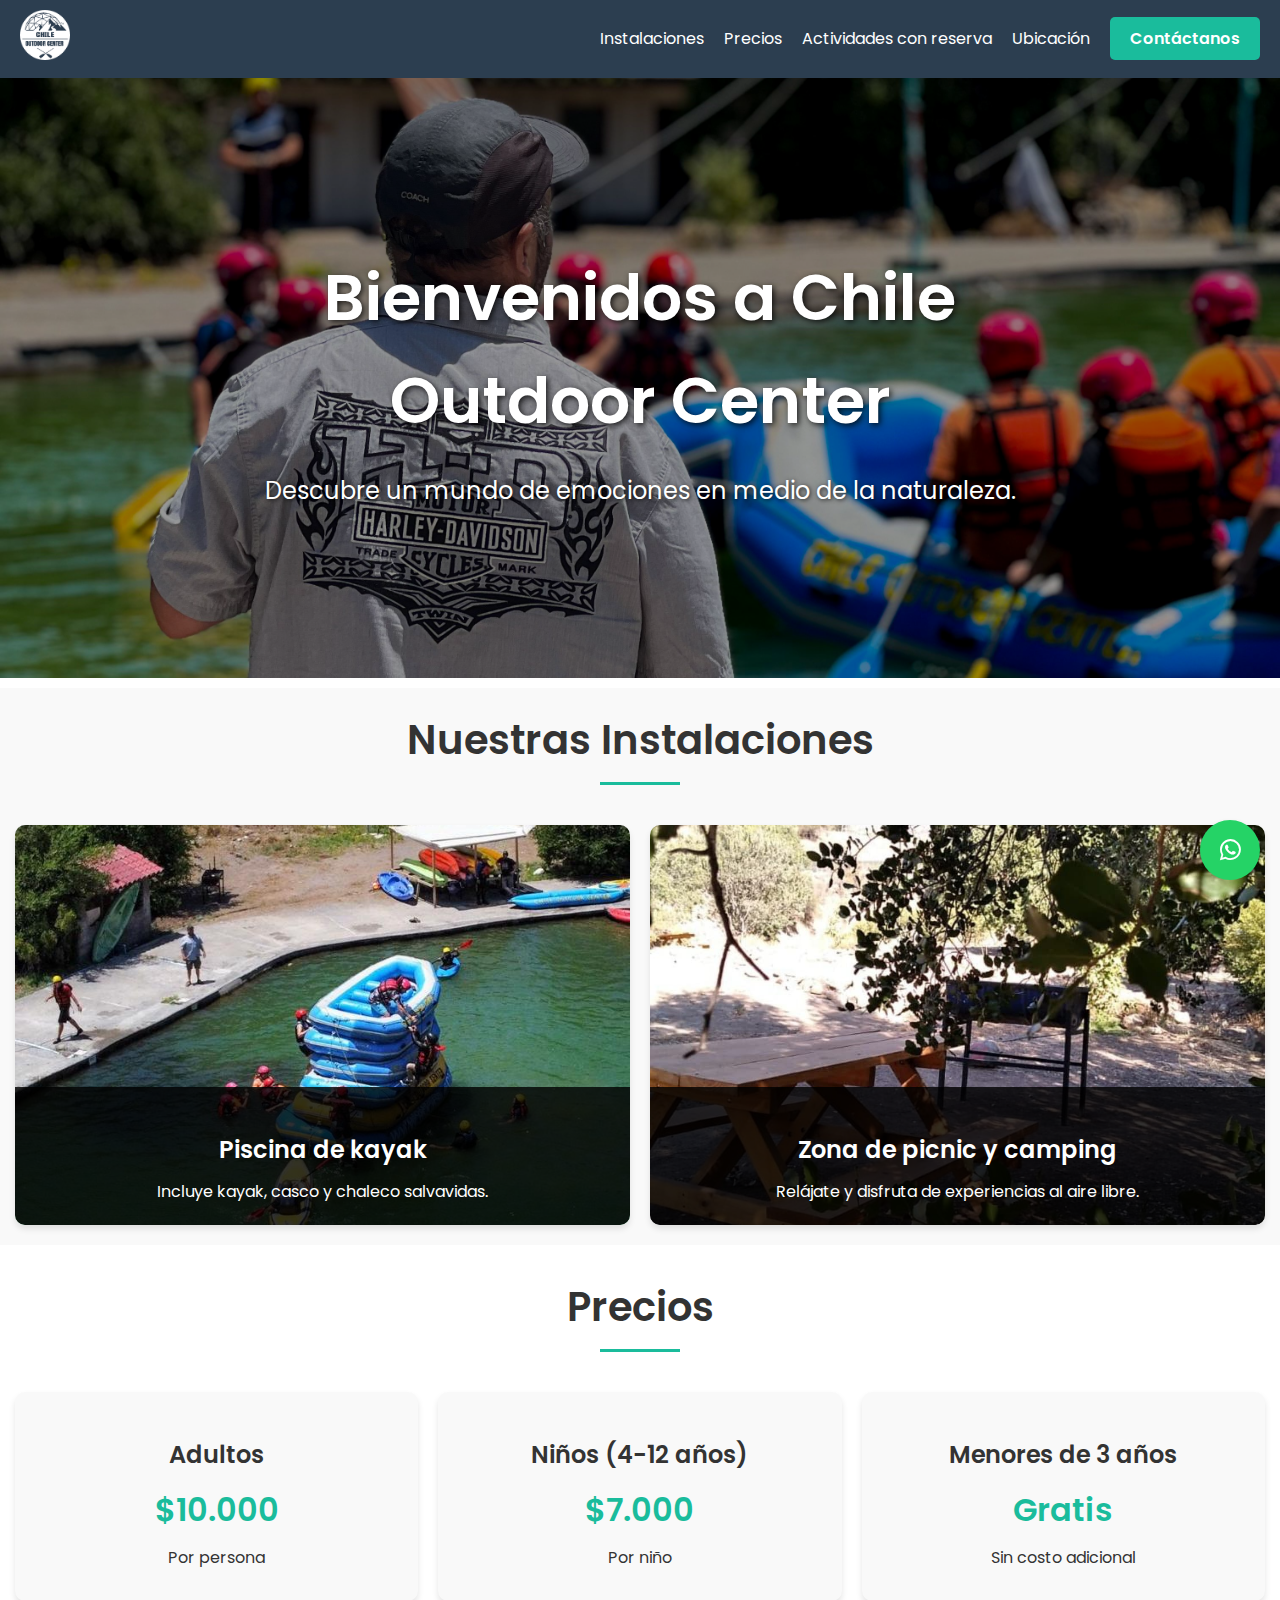
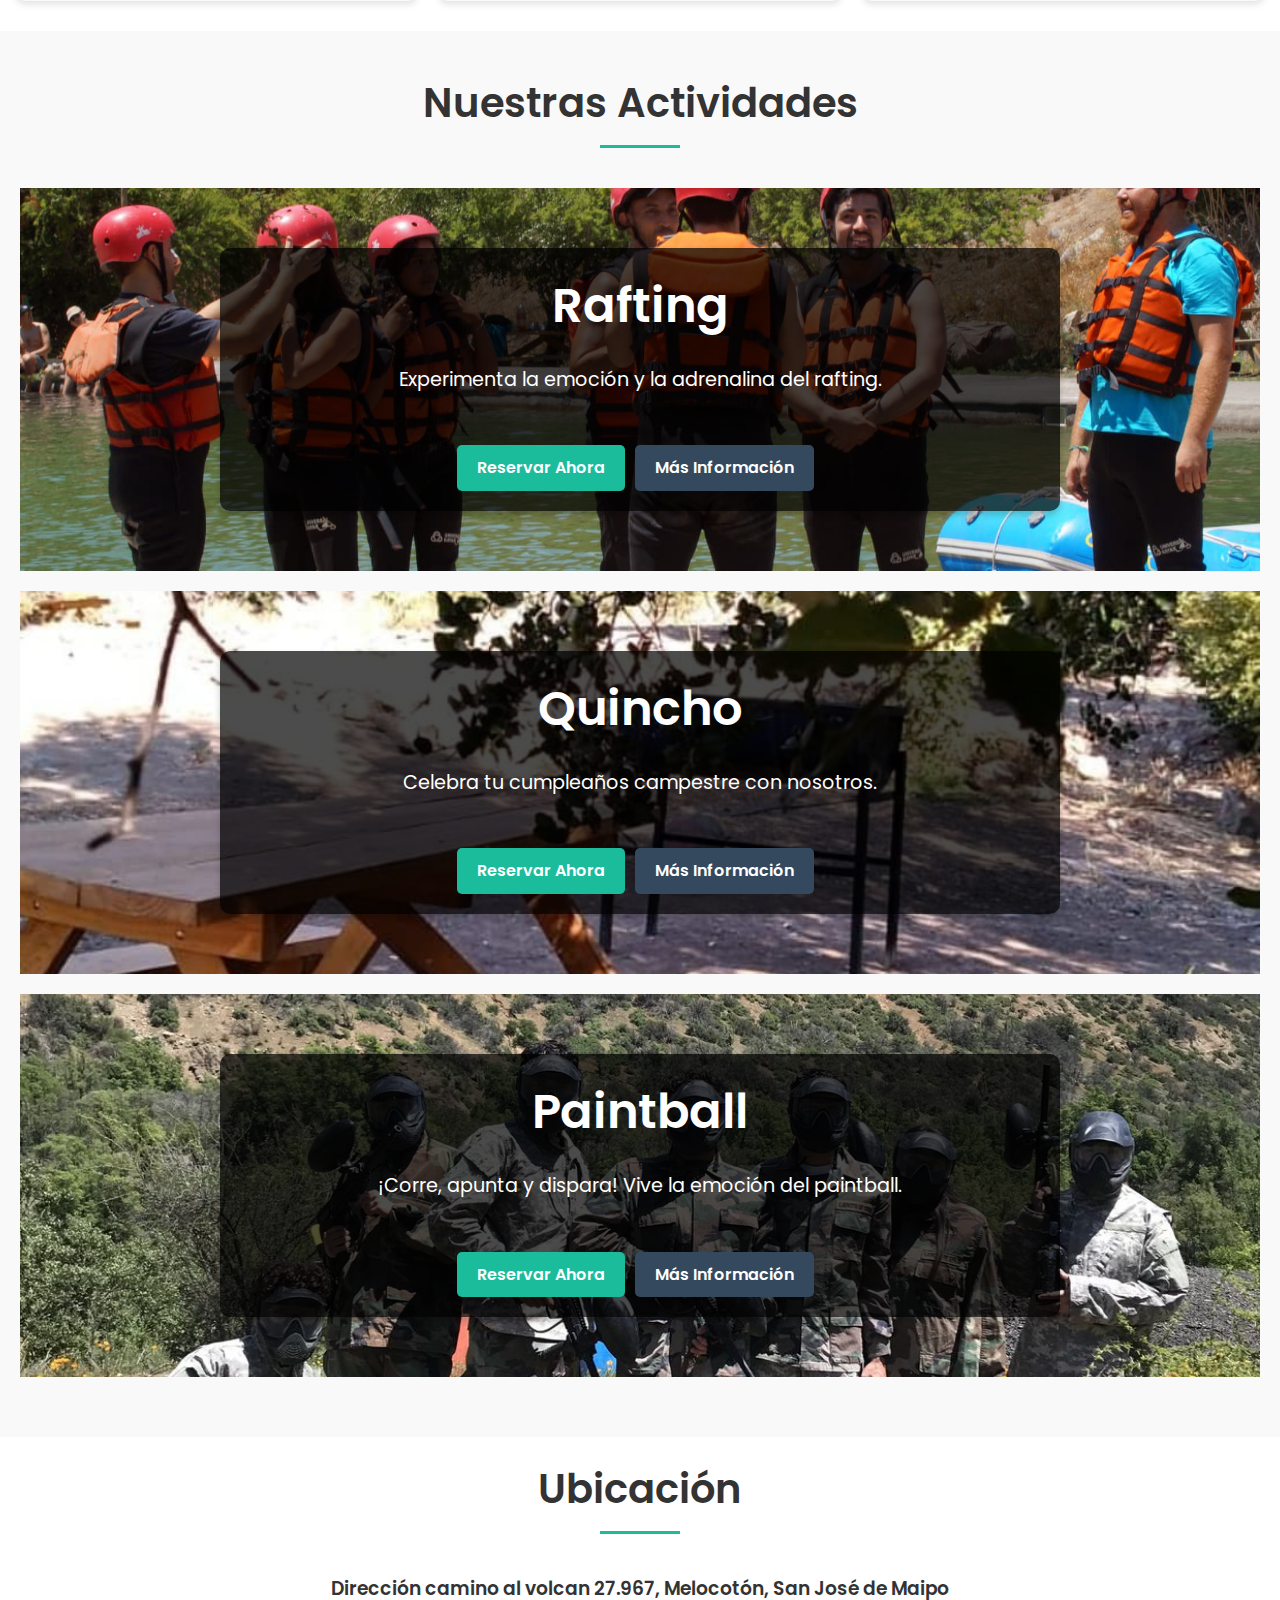
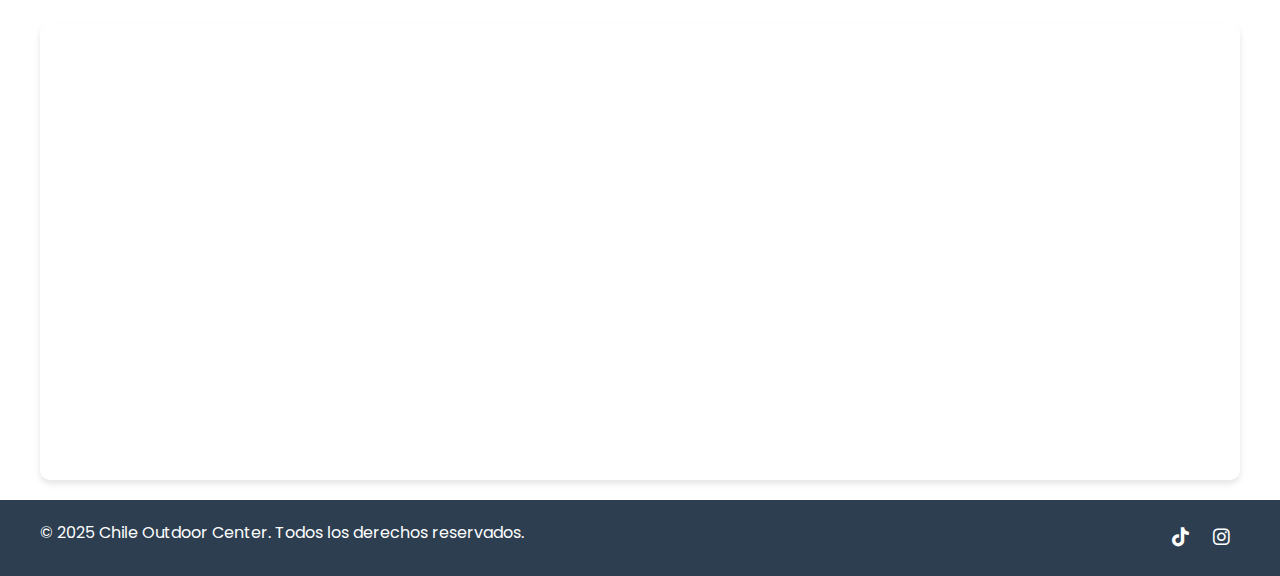
<file: index.html>
<!DOCTYPE html>
<html lang="es">
<head>
    <meta charset="UTF-8">
    <meta name="viewport" content="width=device-width, initial-scale=1.0">
    <title>Chile Outdoor Center | Experiencias Únicas</title>
    <link rel="stylesheet" href="styles.css">
    <link href="https://fonts.googleapis.com/css2?family=Poppins:wght@300;400;600&display=swap" rel="stylesheet">
    <link rel="stylesheet" href="https://cdnjs.cloudflare.com/ajax/libs/font-awesome/6.0.0/css/all.min.css">
</head>
<body>
    <header>
        <div class="logo">
            <a href="index.html">
                <img src="images/logo3.png" alt="Logo Chile Outdoor Center">
            </a>
        </div>
        <!-- Botón de menú de hamburguesa -->
        <button class="menu-toggle" aria-label="Abrir menú">
            <i class="fas fa-bars"></i>
        </button>
        <!-- Menú de navegación -->
        <nav>
            <ul>
                <li><a href="#instalaciones">Instalaciones</a></li>
                <li><a href="#precios">Precios</a></li>
                <li><a href="#actividades">Actividades con reserva</a></li>
                <li><a href="#ubicacion">Ubicación</a></li>
                <li><a href="https://wa.me/56932125884" class="btn-primary btn-contacto" target="_blank">Contáctanos</a></li>
            </ul>
        </nav>
    </header>

    <section class="hero">
        <div class="hero-content">
            <h1>Bienvenidos a Chile Outdoor Center</h1>
            <p>Descubre un mundo de emociones en medio de la naturaleza.</p>
        </div>
    </section>

    <section id="instalaciones" class="instalaciones">
        <h2>Nuestras Instalaciones</h2>
        <div class="grid">
            <a href="piscina-kayak.html" class="item">
                <img src="images/balsas.jpg" alt="Piscina de kayac">
                <div class="item-text">
                    <h3>Piscina de kayak</h3>
                    <p>Incluye kayak, casco y chaleco salvavidas.</p>
                </div>
            </a>
            <a href="camping-picnic.html" class="item">
                <img src="images/picnic.jpg" alt="Zona de camping y picnic">
                <div class="item-text">
                    <h3>Zona de picnic y camping</h3>
                    <p>Relájate y disfruta de experiencias al aire libre.</p>
                </div>
            </a>
        </div>
    </section>

    <section id="precios" class="precios">
        <h2>Precios</h2>
        <div class="precios-grid">
            <div class="precio-item">
                <h3>Adultos</h3>
                <p class="precio">$10.000</p>
                <p>Por persona</p>
            </div>
            <div class="precio-item">
                <h3>Niños (4-12 años)</h3>
                <p class="precio">$7.000</p>
                <p>Por niño</p>
            </div>
            <div class="precio-item">
                <h3>Menores de 3 años</h3>
                <p class="precio">Gratis</p>
                <p>Sin costo adicional</p>
            </div>
        </div>
    </section>
<!-- Sección de Actividades -->
<section id="actividades" class="actividades">
    <h2>Nuestras Actividades</h2> <!-- Título agregado -->
    <section class="rafting">
        <div class="rafting-content">
            <h2>Rafting</h2>
            <p>Experimenta la emoción y la adrenalina del rafting.</p>
            <div class="botones-actividad">
                <a href="https://wa.me/56932125884" class="btn-primary">Reservar Ahora</a>
                <a href="rafting.html" class="btn-secondary">Más Información</a>
            </div>
        </div>
    </section>

    <section class="quincho">
        <div class="quincho-content">
            <h2>Quincho</h2>
            <p>Celebra tu cumpleaños campestre con nosotros.</p>
            <div class="botones-actividad">
                <a href="https://wa.me/56932125884" class="btn-primary">Reservar Ahora</a>
                <a href="quincho.html" class="btn-secondary">Más Información</a>
            </div>
        </div>
    </section>

    <section class="paintball">
        <div class="paintball-content">
            <h2>Paintball</h2>
            <p>¡Corre, apunta y dispara! Vive la emoción del paintball.</p>
            <div class="botones-actividad">
                <a href="https://wa.me/56932125884" class="btn-primary">Reservar Ahora</a>
                <a href="paintball.html" class="btn-secondary">Más Información</a>
            </div>
        </div>
    </section>
</section>

<!-- Sección de Ubicación -->
<section id="ubicacion" class="ubicacion">
    <h2>Ubicación</h2>
    <h3>Dirección camino al volcan 27.967, Melocotón, San José de Maipo</h3>
    <div class="mapa-container">
        
        <iframe
            src="https://www.google.com/maps/embed?pb=!1m18!1m12!1m3!1d3319.3310693202657!2d-70.33656882435992!3d-33.700381210355225!2m3!1f0!2f0!3f0!3m2!1i1024!2i768!4f13.1!3m3!1m2!1s0x967cd155dada4ab9%3A0x843fb8ac65f8943!2sCam.%20Al%20Volc%C3%A1n%2027967%2C%209460394%20El%20Melocot%C3%B3n%2C%20San%20Jos%C3%A9%20de%20Maipo%2C%20Regi%C3%B3n%20Metropolitana!5e0!3m2!1ses!2scl!4v1738030048766!5m2!1ses!2scl"
            width="100%"
            height="450"
            style="border:0;"
            allowfullscreen=""
            loading="lazy">
        </iframe>
    </div>
</section>

    <!-- Botón flotante de WhatsApp -->
    <a href="https://wa.me/56932125884" class="whatsapp-float" target="_blank">
        <i class="fab fa-whatsapp"></i>
    </a>

    <footer>
        <div class="footer-content">
            <p>&copy; 2025 Chile Outdoor Center. Todos los derechos reservados.</p>
            <div class="social-icons">
                <a href="https://www.tiktok.com/@chile_outdoor_center?_t=ZN-8tVK0CA4q5G&_r=1"><i class="fab fa-tiktok"></i></a>
                <a href="https://www.instagram.com/chile_outdoor_center"><i class="fab fa-instagram"></i></a>
            </div>
        </div>
    </footer>

    <script src="script.js"></script>
</body>
</html>
</file>
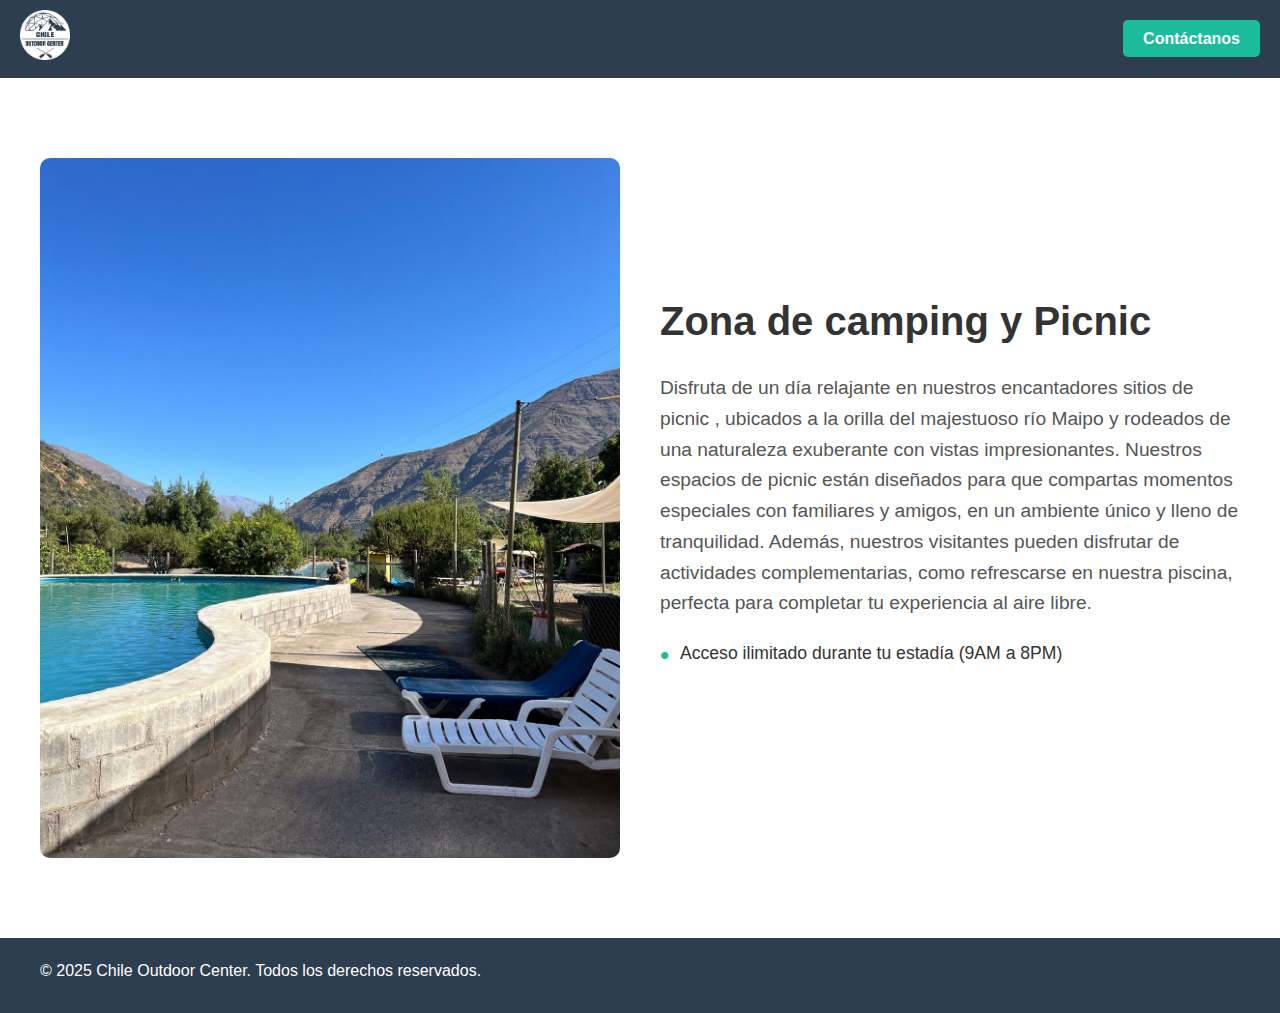
<file: camping-picnic.html>
<!DOCTYPE html>
<html lang="es">
<head>
    <meta charset="UTF-8">
    <meta name="viewport" content="width=device-width, initial-scale=1.0">
    <title>Piscina de Kayak - Chile Outdoor Center</title>
    <link rel="stylesheet" href="styles.css">
</head>
<body>
    <!-- Header -->
    <header>
        <div class="logo">
            <a href="index.html">
                <img src="images/logo3.png" alt="Logo Chile Outdoor Center">
            </a>
        </div>
        <button class="menu-toggle" aria-label="Abrir menú">
            <i class="fas fa-bars"></i>
        </button>
        <nav>
            <ul>
                <li><a href="https://wa.me/56932125884" class="btn-contacto" target="_blank">Contáctanos</a></li>
            </ul>
        </nav>
    </header>

    <!-- Contenido principal -->
    <section class="imagen-texto">
        <div class="imagen">
            <img src="images/camping2.jpg" alt="Piscina de Kayak">
        </div>
        <div class="texto">
            <h1>Zona de camping y Picnic</h1>
            <p>
                Disfruta de un día relajante en nuestros encantadores sitios de picnic , ubicados a la orilla del majestuoso río Maipo y rodeados de una naturaleza exuberante con vistas impresionantes. Nuestros espacios de picnic están diseñados para que compartas momentos especiales con familiares y amigos, en un ambiente único y lleno de tranquilidad. Además, nuestros visitantes pueden disfrutar de actividades complementarias, como refrescarse en nuestra piscina, perfecta para completar tu experiencia al aire libre.
            </p>
            <p >
                <ul>
                    <li>Acceso ilimitado durante tu estadía (9AM a 8PM)</li>
                </ul>
                    
                   
            </p>
        
        </div>
    </section>

    <!-- Footer -->
    <footer>
        <div class="footer-content">
            <p>&copy; 2025 Chile Outdoor Center. Todos los derechos reservados.</p>
        </div>
    </footer>
</body>
</html>
</file>
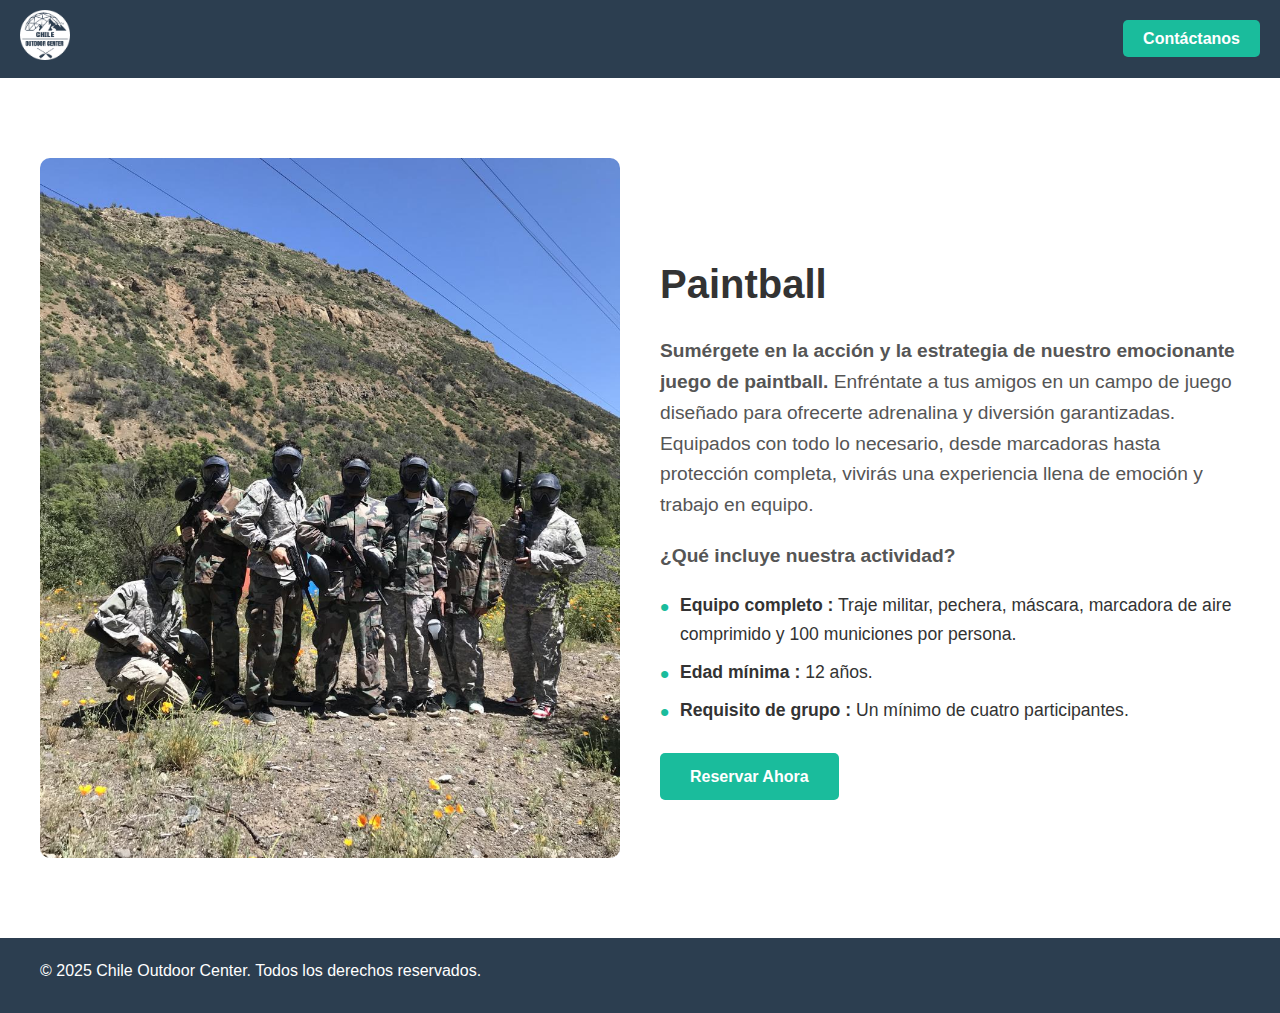
<file: paintball.html>
<!DOCTYPE html>
<html lang="es">
<head>
    <meta charset="UTF-8">
    <meta name="viewport" content="width=device-width, initial-scale=1.0">
    <title>Piscina de Kayak - Chile Outdoor Center</title>
    <link rel="stylesheet" href="styles.css">
</head>
<body>
    <!-- Header -->
    <header>
        <div class="logo">
            <a href="index.html">
                <img src="images/logo3.png" alt="Logo Chile Outdoor Center">
            </a>
        </div>
        <button class="menu-toggle" aria-label="Abrir menú">
            <i class="fas fa-bars"></i>
        </button>
        <nav>
            <ul>
                <li><a href="https://wa.me/56932125884" class="btn-contacto" target="_blank">Contáctanos</a></li>
            </ul>
        </nav>
    </header>

    <!-- Contenido principal -->
    <section class="imagen-texto">
        <div class="imagen">
            <img src="images/paintball2.jpg" alt="Paintball">
        </div>
        <div class="texto">
            <h1>Paintball</h1>
            <p><b>Sumérgete en la acción y la estrategia de nuestro emocionante juego de paintball.</b>  Enfréntate a tus amigos en un campo de juego diseñado para ofrecerte adrenalina y diversión garantizadas. Equipados con todo lo necesario, desde marcadoras hasta protección completa, vivirás una experiencia llena de emoción y trabajo en equipo.</p>
            <p><b>¿Qué incluye nuestra actividad?</b></p>
            <ul>
                <li><b>Equipo completo :</b> Traje militar, pechera, máscara, marcadora de aire comprimido y 100 municiones por persona.</li>
                <li><b>Edad mínima :</b> 12 años.</li>
                <li><b>Requisito de grupo :</b> Un mínimo de cuatro participantes.</li>
            </ul>
            <a href="https://wa.me/56932125884" class="btn-primary" target="_blank">Reservar Ahora</a>
        </div>
    </section>

    <!-- Footer -->
    <footer>
        <div class="footer-content">
            <p>&copy; 2025 Chile Outdoor Center. Todos los derechos reservados.</p>
        </div>
    </footer>
</body>
</html>
</file>
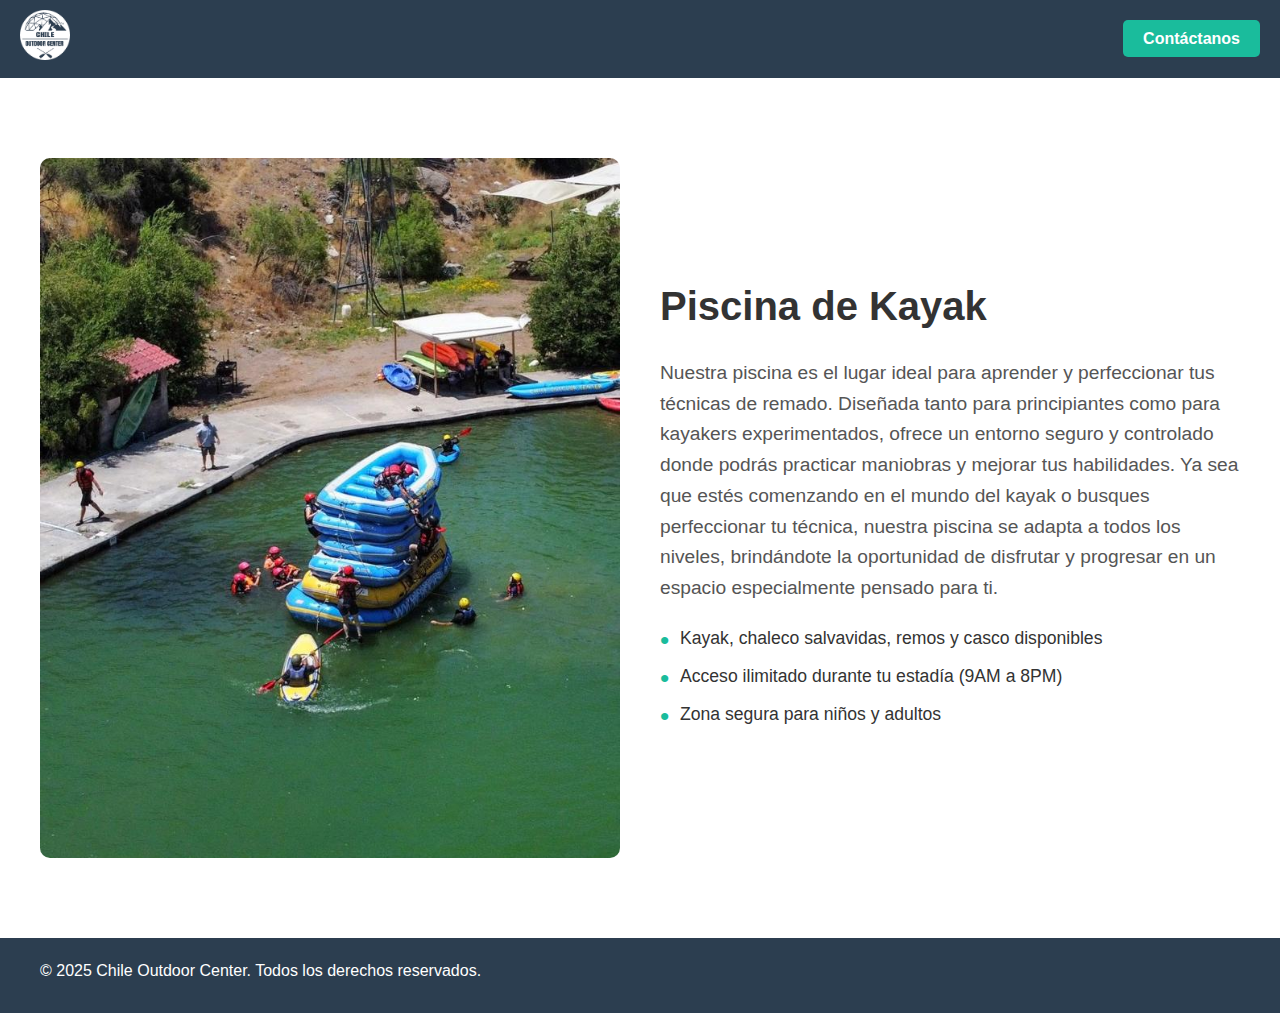
<file: piscina-kayak.html>
<!DOCTYPE html>
<html lang="es">
<head>
    <meta charset="UTF-8">
    <meta name="viewport" content="width=device-width, initial-scale=1.0">
    <title>Piscina de Kayak - Chile Outdoor Center</title>
    <link rel="stylesheet" href="styles.css">
</head>
<body>
    <!-- Header -->
    <header>
        <div class="logo">
            <a href="index.html">
                <img src="images/logo3.png" alt="Logo Chile Outdoor Center">
            </a>
        </div>
        <button class="menu-toggle" aria-label="Abrir menú">
            <i class="fas fa-bars"></i>
        </button>
        <nav>
            <ul>
                <li><a href="https://wa.me/56932125884" class="btn-contacto" target="_blank">Contáctanos</a></li>
            </ul>
        </nav>
    </header>

    <!-- Contenido principal -->
    <section class="imagen-texto">
        <div class="imagen">
            <img src="images/balsas.jpg" alt="Piscina de Kayak">
        </div>
        <div class="texto">
            <h1>Piscina de Kayak</h1>
            <p>Nuestra piscina es el lugar ideal para aprender y perfeccionar tus técnicas de remado.  Diseñada tanto para principiantes como para kayakers experimentados, ofrece un entorno seguro y controlado donde podrás practicar maniobras y mejorar tus habilidades. Ya sea que estés comenzando en el mundo del kayak o busques perfeccionar tu técnica, nuestra piscina se adapta a todos los niveles, brindándote la oportunidad de disfrutar y progresar en un espacio especialmente pensado para ti.</p>
            <ul>
                <li>Kayak, chaleco salvavidas, remos y casco disponibles</li>
                <li>Acceso ilimitado durante tu estadía (9AM a 8PM)</li>
                <li>Zona segura para niños y adultos</li>
            </ul>
           
        </div>
    </section>

    <!-- Footer -->
    <footer>
        <div class="footer-content">
            <p>&copy; 2025 Chile Outdoor Center. Todos los derechos reservados.</p>
        </div>
    </footer>
</body>
</html>
</file>
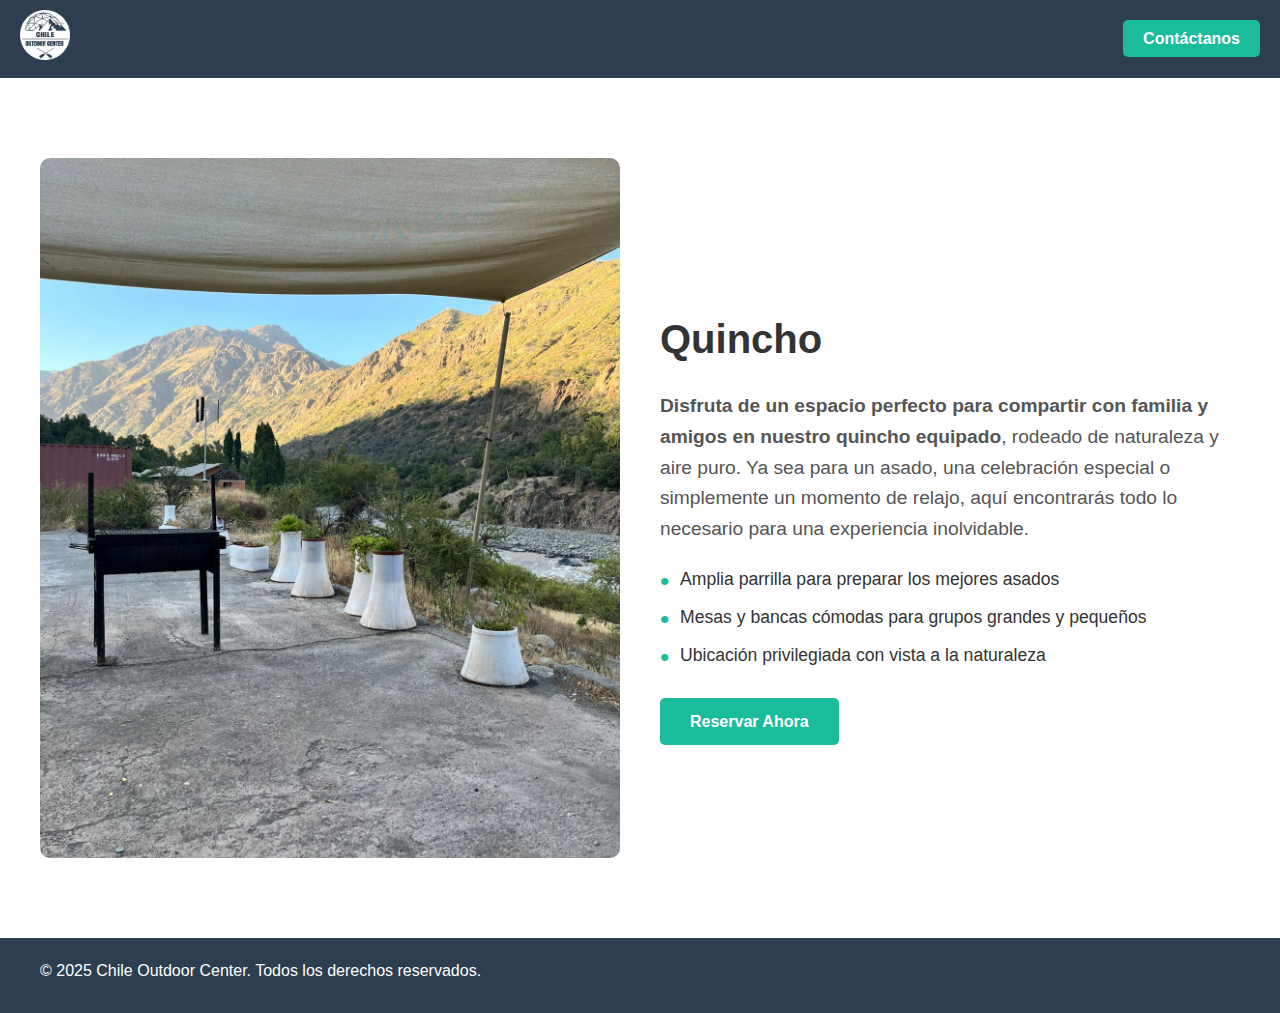
<file: quincho.html>
<!DOCTYPE html>
<html lang="es">
<head>
    <meta charset="UTF-8">
    <meta name="viewport" content="width=device-width, initial-scale=1.0">
    <title>Piscina de Kayak - Chile Outdoor Center</title>
    <link rel="stylesheet" href="styles.css">
</head>
<body>
    <!-- Header -->
    <header>
        <div class="logo">
            <a href="index.html">
                <img src="images/logo3.png" alt="Logo Chile Outdoor Center">
            </a>
        </div>
        <button class="menu-toggle" aria-label="Abrir menú">
            <i class="fas fa-bars"></i>
        </button>
        <nav>
            <ul>
                <li><a href="https://wa.me/56932125884" class="btn-contacto" target="_blank">Contáctanos</a></li>
            </ul>
        </nav>
    </header>

    <!-- Contenido principal -->
    <section class="imagen-texto">
        <div class="imagen">
            <img src="images/quincho2.jpg" alt="Quincho">
        </div>
        <div class="texto">
            <h1>Quincho</h1>
            <p><b>Disfruta de un espacio perfecto para compartir con familia y amigos en nuestro quincho equipado</b>, rodeado de naturaleza y aire puro. Ya sea para un asado, una celebración especial o simplemente un momento de relajo, aquí encontrarás todo lo necesario para una experiencia inolvidable.
            </p>
            <ul>
                <li>
                    Amplia parrilla para preparar los mejores asados
                </li>
                <li>
                    Mesas y bancas cómodas para grupos grandes y pequeños
                </li>
                <li>
                    Ubicación privilegiada con vista a la naturaleza
                </li>
            </ul>
                
            <a href="https://wa.me/56932125884" class="btn-primary" target="_blank">Reservar Ahora</a>
        </div>
    </section>

    <!-- Footer -->
    <footer>
        <div class="footer-content">
            <p>&copy; 2025 Chile Outdoor Center. Todos los derechos reservados.</p>
        </div>
    </footer>
</body>
</html>
</file>
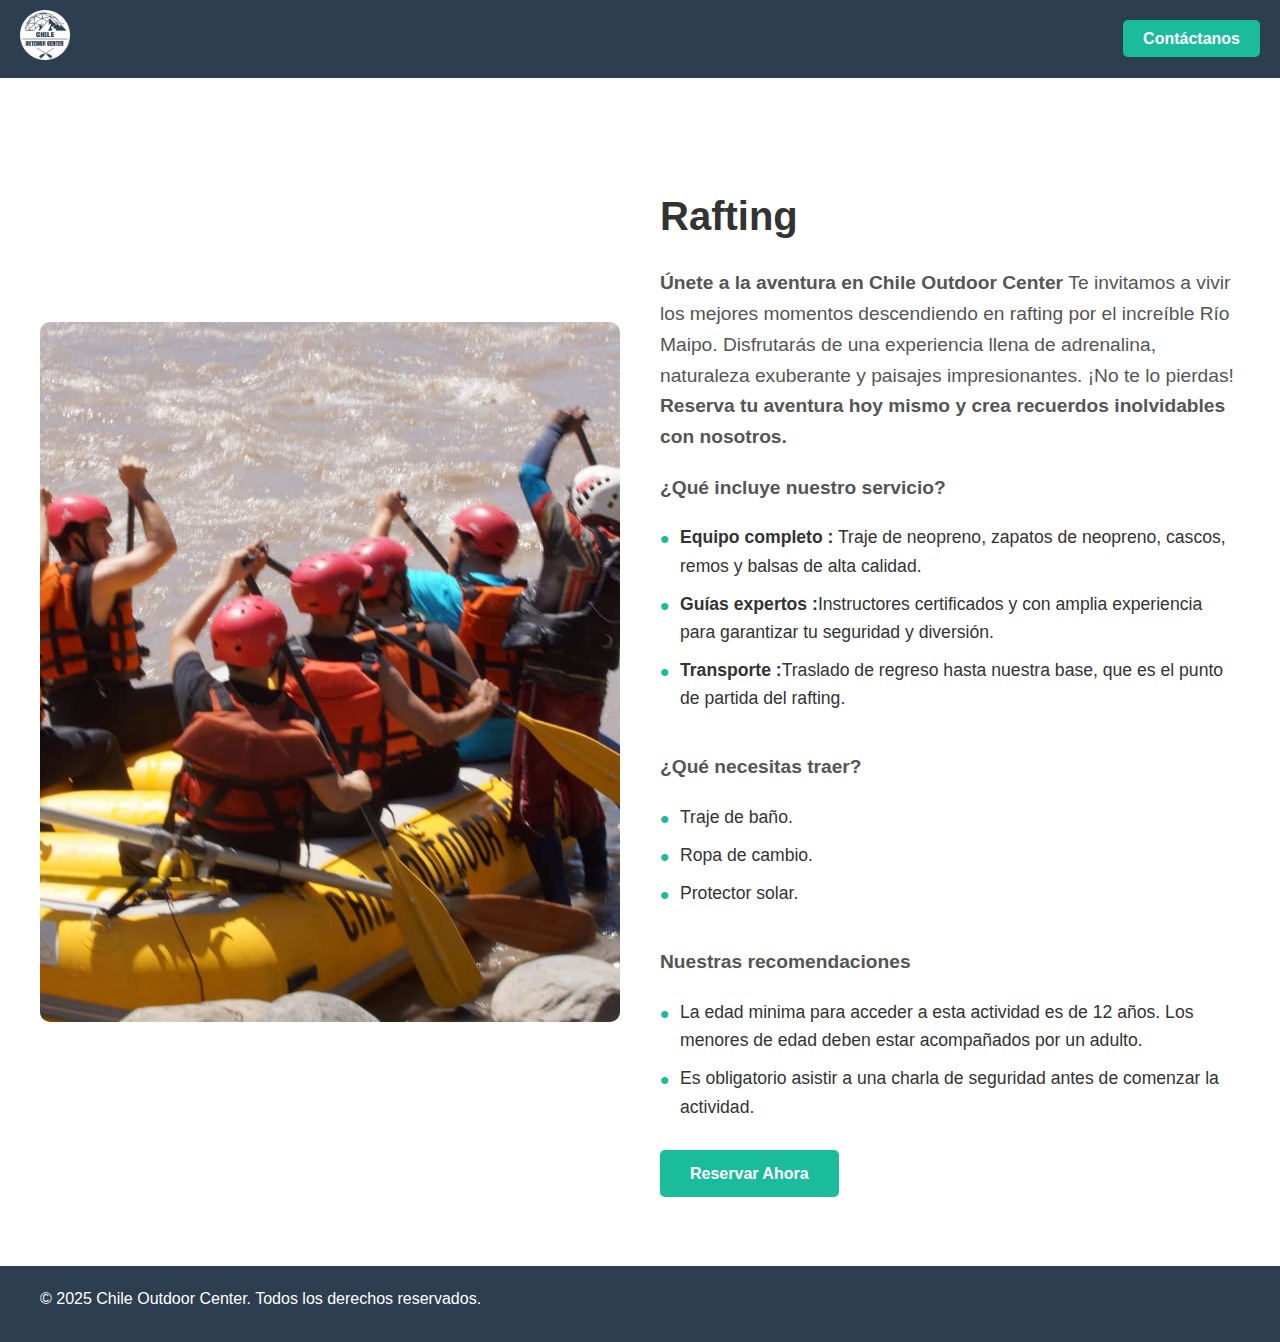
<file: rafting.html>
<!DOCTYPE html>
<html lang="es">
<head>
    <meta charset="UTF-8">
    <meta name="viewport" content="width=device-width, initial-scale=1.0">
    <title>Piscina de Kayak - Chile Outdoor Center</title>
    <link rel="stylesheet" href="styles.css">
</head>
<body>
    <!-- Header -->
    <header>
        <div class="logo">
            <a href="index.html">
                <img src="images/logo3.png" alt="Logo Chile Outdoor Center">
            </a>
        </div>
        <button class="menu-toggle" aria-label="Abrir menú">
            <i class="fas fa-bars"></i>
        </button>
        <nav>
            <ul>
                <li><a href="https://wa.me/56932125884" class="btn-contacto" target="_blank">Contáctanos</a></li>
            </ul>
        </nav>
    </header>

    <!-- Contenido principal -->
    <section class="imagen-texto">
        <div class="imagen">
            <img src="images/rafting.jpg" alt="Rafting">
        </div>
        <div class="texto">
            <h1>Rafting</h1>
            <p><b>Únete a la aventura en Chile Outdoor Center </b>
                Te invitamos a vivir los mejores momentos descendiendo en rafting por el increíble Río Maipo. Disfrutarás de una experiencia llena de adrenalina, naturaleza exuberante y paisajes impresionantes. ¡No te lo pierdas! 
               <b>Reserva tu aventura hoy mismo y crea recuerdos inolvidables con nosotros.</b>  </p>

               <p><b>¿Qué incluye nuestro servicio?</b></p>
               <ul>
                <li><b>Equipo completo :</b> Traje de neopreno, zapatos de neopreno, cascos, remos y balsas de alta calidad.</li>
                <li><b>Guías expertos :</b>Instructores certificados y con amplia experiencia para garantizar tu seguridad y diversión.</li>
                <li><b>Transporte :</b>Traslado de regreso hasta nuestra base, que es el punto de partida del rafting.</li>
               </ul>

               <p><b>¿Qué necesitas traer?</b></p>
               <ul>
                <li>Traje de baño.</li>
                <li>Ropa de cambio.</li> 
                <li>Protector solar.</li>
               </ul>

               <p><b>Nuestras recomendaciones</b></p>
               <ul>
                <li>La edad minima para acceder a esta actividad es de 12 años. Los menores de edad deben estar acompañados por un adulto.</li>
                <li>Es obligatorio  asistir a una charla de seguridad antes de comenzar la actividad.</li> 
               </ul>
            <a href="https://wa.me/56932125884" class="btn-primary" target="_blank">Reservar Ahora</a>
        </div>
    </section>

    <!-- Footer -->
    <footer>
        <div class="footer-content">
            <p>&copy; 2025 Chile Outdoor Center. Todos los derechos reservados.</p>
        </div>
    </footer>
</body>
</html>
</file>
<file: styles.css>
/* Variables CSS */
:root {
    --color-primary: #1abc9c;
    --color-secondary: #25d366;
    --color-bg: #f9f9f9;
    --color-text: #333;
}

/* Estilos generales */
body {
    font-family: 'Poppins', sans-serif;
    margin: 0;
    padding: 0;
    color: var(--color-text);
    line-height: 1.6;
}

h1, h2, h3 {
    font-weight: 600;
}

a {
    text-decoration: none;
    color: inherit;
}

/* Header */
header {
    background-color: #2c3e50;
    color: #fff;
    padding: 10px 20px;
    display: flex;
    justify-content: space-between;
    align-items: center;
    position: sticky;
    top: 0;
    z-index: 1000;
}

header .logo img {
    height: 50px;
}

/* Menú de navegación */
nav ul {
    list-style: none;
    margin: 0;
    padding: 0;
    display: flex;
    gap: 20px;
}

nav ul li a {
    color: #fff;
    font-weight: 400;
    transition: color 0.3s;
}

nav ul li a:hover {
    color: var(--color-primary);
}

/* Botón de menú de hamburguesa (oculto en desktop) */
.menu-toggle {
    display: none; /* Oculto por defecto */
    background: none;
    border: none;
    color: #fff;
    font-size: 24px;
    cursor: pointer;
}

/* Botón "Contáctanos" */
.btn-contacto {
    background-color: var(--color-primary);
    color: #fff;
    padding: 10px 20px;
    border-radius: 5px;
    font-weight: 600;
    transition: background-color 0.3s;
    white-space: nowrap; /* Evita que el texto se rompa en varias líneas */
    text-align: center;
}

.btn-contacto:hover {
    background-color: #16a085;
}

/* Hero Section */
.hero {
    background: url('images/hero2.jpg') no-repeat center center/cover;
    height: 60vh;
    display: flex;
    align-items: center;
    justify-content: center;
    text-align: center;
    color: #fff;
}

.hero-content {
    max-width: 800px;
}

.hero h1 {
    font-size: 4em;
    margin-bottom: 20px;
}

.hero p {
    font-size: 1.5em;
    margin-bottom: 40px;
}

/* Botones principales */
.btn-primary {
    background-color: var(--color-primary);
    color: #fff;
    padding: 10px 20px;
    border-radius: 5px;
    font-weight: 600;
    transition: background-color 0.3s;
    text-align: center;
}

.btn-primary:hover {
    background-color: #16a085;
}

/* Botón secundario (Más Información) */
.btn-secondary {
    background-color: #34495e;
    color: #fff;
    padding: 10px 20px;
    border-radius: 5px;
    font-weight: 600;
    transition: background-color 0.3s;
    text-align: center;
    margin-right: 10px; /* Espacio entre los botones */
}

.btn-secondary:hover {
    background-color: #2c3e50;
}

/* Instalaciones Section */
.instalaciones {
    padding: 80px 20px;
    background-color: var(--color-bg);
    text-align: center;
}

.instalaciones h2 {
    font-size: 2.5em;
    margin-bottom: 40px;
}

.grid {
    display: grid;
    grid-template-columns: repeat(auto-fit, minmax(250px, 1fr));
    gap: 20px;
}

.item {
    position: relative;
    overflow: hidden;
    border-radius: 10px;
    box-shadow: 0 4px 6px rgba(0, 0, 0, 0.1);
    background-color: #fff;
    transition: transform 0.3s, box-shadow 0.3s;
}

.item:hover {
    transform: translateY(-5px);
    box-shadow: 0 8px 12px rgba(0, 0, 0, 0.2);
}

.item img {
    width: 100%;
    height: 400px;
    object-fit: cover;
    display: block;
    transition: transform 0.3s;
}

.item:hover img {
    transform: scale(1.05);
}

.item-text {
    position: absolute;
    bottom: 0;
    left: 0;
    right: 0;
    background: rgba(0, 0, 0, 0.8); /* Fondo más oscuro para mayor contraste */
    color: #fff;
    padding: 20px;
    text-align: center;
    border-radius: 0 0 10px 10px; /* Bordes redondeados solo en la parte inferior */
}

.item-text h3 {
    font-size: 1.5em;
    margin-bottom: 10px;
    color: #fff; /* Texto blanco para mayor contraste */
}

.item-text p {
    font-size: 1em;
    margin: 0;
    color: #fff; /* Texto blanco para mayor contraste */
}

/* Precios Section */
.precios {
    padding: 40px 20px;
    background-color: #fff;
    text-align: center;
}

.precios h2 {
    font-size: 2.5em;
    margin-bottom: 40px;
}

.precios-grid {
    display: grid;
    grid-template-columns: repeat(auto-fit, minmax(200px, 1fr));
    gap: 20px;
}

.precio-item {
    background-color: var(--color-bg);
    padding: 20px;
    border-radius: 10px;
    box-shadow: 0 4px 6px rgba(0, 0, 0, 0.1);
}

.precio-item h3 {
    font-size: 1.5em;
    margin-bottom: 10px;
}

.precio-item .precio {
    font-size: 2em;
    color: var(--color-primary);
    font-weight: 600;
    margin-bottom: 10px;
}

/* Rafting, Quincho, Paintball Sections */
.rafting, .quincho, .paintball {
    background: url('images/rafting2.jpg') no-repeat center center/cover;
    padding: 100px 20px;
    text-align: center;
    color: #fff;
    margin-bottom: 10px;
}

.quincho {
    background: url('images/quinchos.jpg') no-repeat center center/cover;
    padding: 100px 20px;
    text-align: center;
    color: #fff;
    margin-bottom: 10px;
}

.paintball {
    background: url('images/paintball.jpg') no-repeat center center/cover;
    padding: 100px 20px;
    text-align: center;
    color: #fff;
    margin-bottom: 10px;
}

.rafting-content, .quincho-content, .paintball-content {
    max-width: 600px;
    margin: 0 auto;
    background: rgba(58, 58, 58, 0.8); /* Fondo más oscuro para mayor contraste */
    padding: 20px;
    border-radius: 10px;
}

.rafting h2, .quincho h2, .paintball h2 {
    font-size: 3em;
    margin-bottom: 20px;
    color: #fff; /* Texto blanco para mayor contraste */
}

.rafting p, .quincho p, .paintball p {
    font-size: 1.2em;
    margin-bottom: 40px;
    color: #fff; /* Texto blanco para mayor contraste */
}

.botones-actividad {
    display: flex;
    justify-content: center;
    gap: 10px; /* Espacio entre los botones */
}

/* Ubicación Section */
.ubicacion {
    padding: 80px 20px;
    text-align: center;
}

.ubicacion h2 {
    font-size: 2.5em;
    margin-bottom: 40px;
}

.mapa-container {
    max-width: 1200px;
    margin: 0 auto;
    border-radius: 10px;
    overflow: hidden;
    box-shadow: 0 4px 6px rgba(0, 0, 0, 0.1);
}

/* Botón flotante de WhatsApp */
.whatsapp-float {
    position: fixed;
    bottom: 20px;
    right: 20px;
    background-color: var(--color-secondary);
    color: #fff;
    width: 60px;
    height: 60px;
    border-radius: 50%;
    display: flex;
    align-items: center;
    justify-content: center;
    font-size: 24px;
    box-shadow: 0 4px 6px rgba(0, 0, 0, 0.2);
    transition: background-color 0.3s, transform 0.3s;
    z-index: 1000;
}

.whatsapp-float:hover {
    background-color: #128c7e;
    transform: scale(1.1);
}

/* Footer */
footer {
    background-color: #2c3e50;
    color: #fff;
    padding: 20px;
    text-align: center;
}

.footer-content {
    display: flex;
    justify-content: space-between;
    align-items: center;
    max-width: 1200px;
    margin: 0 auto;
}

.social-icons a {
    color: #fff;
    margin: 0 10px;
    font-size: 1.2em;
    transition: color 0.3s;
}

.social-icons a:hover {
    color: var(--color-primary);
}

/* Página "Piscina-Kayak" */
.imagen-texto {
    display: flex;
    align-items: center;
    gap: 40px;
    padding: 80px 20px;
    max-width: 1200px;
    margin: 0 auto;
}

.imagen-texto .imagen {
    width: 50%;
    overflow: hidden;
    border-radius: 10px;
}

.imagen-texto .imagen img {
    width: 100%;
    height: 700px;
    object-fit: cover;
    display: block;
    transition: transform 0.3s;
}

.imagen-texto .imagen img:hover {
    transform: scale(1.05);
}

.imagen-texto .texto {
    width: 50%;
    text-align: left;
}

.imagen-texto h1 {
    font-size: 2.5em;
    margin-bottom: 20px;
    color: var(--color-text);
}

.imagen-texto p {
    font-size: 1.2em;
    margin-bottom: 20px;
    color: #555;
}

.imagen-texto ul {
    list-style: none;
    padding: 0;
    margin-bottom: 40px;
}

.imagen-texto ul li {
    font-size: 1.1em;
    margin-bottom: 10px;
    position: relative;
    padding-left: 20px;
}

.imagen-texto ul li::before {
    content: "•";
    color: var(--color-primary);
    font-size: 1.5em;
    position: absolute;
    left: 0;
    top: -5px;
}

.imagen-texto .btn-primary {
    background-color: var(--color-primary);
    color: #fff;
    padding: 15px 30px;
    border-radius: 5px;
    font-weight: 600;
    transition: background-color 0.3s;
}

.imagen-texto .btn-primary:hover {
    background-color: #16a085;
}

/* Responsive para móviles */
@media (max-width: 768px) {
    /* Mostrar el botón de hamburguesa en móviles */
    .menu-toggle {
        display: block;
    }

    /* Ocultar el menú de navegación en móviles */
    nav {
        display: none;
        position: absolute;
        top: 70px; /* Ajusta según la altura del header */
        left: 0;
        right: 0;
        background-color: #2c3e50;
        padding: 10px 0;
    }

    nav ul {
        flex-direction: column;
        gap: 10px;
    }

    nav ul li {
        text-align: center;
    }

    /* Mostrar el menú cuando está activo */
    nav.active {
        display: block;
    }

    /* Ajustar el botón "Contáctanos" en móviles */
    .btn-contacto {
        display: block; /* Hacer que el botón ocupe toda la línea */
        width: 100%; /* Asegurarse de que el botón tenga un ancho completo */
        margin: 10px 0; /* Espacio adicional alrededor del botón */
        padding: 15px; /* Aumentar el padding para facilitar el toque */
        box-sizing: border-box; /* Incluir el padding en el cálculo del ancho */
    }

    /* Ajustar los botones en móviles */
    .botones-actividad {
        flex-direction: column;
        gap: 10px;
    }

    /* Diseño responsivo para la página "Piscina-Kayak" */
    .imagen-texto {
        flex-direction: column;
    }

    .imagen-texto .imagen,
    .imagen-texto .texto {
        width: 100%;
    }

    .imagen-texto .imagen img {
        max-height: 300px;
    }
}

/* Hero Section */
.hero {
    background: url('images/hero2.jpg') no-repeat center center/cover;
    height: 60vh;
    display: flex;
    align-items: center;
    justify-content: center;
    text-align: center;
    color: #fff; /* Texto blanco brillante */
    position: relative;
}

/* Ajustar el brillo y contraste de la imagen de fondo */
.hero::before {
    content: '';
    position: absolute;
    top: 0;
    left: 0;
    right: 0;
    bottom: 0;
    background: rgba(0, 0, 0, 0.4); /* Filtro oscuro ligero para mejorar el contraste */
    z-index: 1;
}

.hero-content {
    position: relative;
    z-index: 2; /* Coloca el contenido encima del filtro */
    max-width: 800px;
    padding: 20px;
}

.hero h1 {
    font-size: 4em;
    margin-bottom: 20px;
    color: #fff; /* Texto blanco brillante */
    text-shadow: 2px 2px 6px rgba(0, 0, 0, 0.8); /* Sombra fuerte para destacar sobre la imagen */
}

.hero p {
    font-size: 1.5em;
    margin-bottom: 40px;
    color: #fff; /* Texto blanco brillante */
    text-shadow: 1px 1px 4px rgba(0, 0, 0, 0.8); /* Sombra suave para mejorar la legibilidad */
}



.btn-primary:hover {
    background-color: #16a085;
}
/* Ajustes generales para todas las secciones */
.instalaciones,
.precios,
.rafting,
.quincho,
.paintball,
.ubicacion {
    padding: 20px 15px; /* Reducimos el padding superior e inferior */
    margin-bottom: 10px; /* Espacio mínimo entre secciones */
}

/* Ajustes específicos para la sección Hero */
.hero {
    padding: 30px 15px; /* Reducimos el padding del hero */
    margin-bottom: 10px; /* Espacio mínimo después del hero */
}

/* Ajustes para las secciones de Actividades (Rafting, Quincho, Paintball) */
.rafting,
.quincho,
.paintball {
    padding: 20px 15px; /* Reducimos el padding */
    margin-bottom: 10px; /* Espacio mínimo entre actividades */
}

/* Ajustes para la sección de Ubicación */
.ubicacion {
    padding: 20px 15px; /* Reducimos el padding */
    margin-bottom: 0; /* No necesitamos margen inferior en la última sección */
}

/* Asegurarse de que no haya márgenes adicionales en los elementos internos */
h2, p {
    margin-top: 0; /* Eliminar cualquier margen superior innecesario */
    margin-bottom: 10px; /* Reducir el margen inferior */
}

/* Ajustes para los botones dentro de las secciones */
.btn-primary, .btn-secondary {
    margin-top: 10px; /* Reducir el espacio entre el texto y los botones */
}
/* Estilos para la sección de Actividades */
.actividades {
    padding: 40px 20px; /* Espaciado reducido */
    text-align: center; /* Centrar el contenido */
    background-color: #f9f9f9; /* Fondo claro */
}

.actividades h2 {
    font-size: 2.5em; /* Tamaño grande para el título principal */
    margin-bottom: 40px; /* Espacio debajo del título */
    color: #333; /* Color oscuro para contraste */
    position: relative; /* Para agregar decoraciones adicionales si es necesario */
}

.actividades h2::after {
    content: '';
    display: block;
    width: 80px;
    height: 3px;
    background-color: #1abc9c; /* Línea decorativa debajo del título */
    margin: 10px auto 0; /* Centrar la línea */
}

/* Ajustes para las subsecciones (Rafting, Quincho, Paintball) */
.rafting,
.quincho,
.paintball {
    padding: 60px 20px; /* Reducimos el padding */
    margin-bottom: 20px; /* Espacio entre actividades */
    background-size: cover; /* Asegurar que las imágenes de fondo cubran todo */
    background-position: center; /* Centrar las imágenes de fondo */
}

.rafting-content,
.quincho-content,
.paintball-content {
    max-width: 800px;
    margin: 0 auto;
    background: rgba(0, 0, 0, 0.7); /* Fondo oscuro para el texto */
    padding: 20px;
    border-radius: 10px; /* Bordes redondeados */
    box-shadow: 0 4px 6px rgba(0, 0, 0, 0.2); /* Sombra suave */
}

.rafting h2,
.quincho h2,
.paintball h2 {
    font-size: 3em;
    margin-bottom: 20px;
    color: #fff; /* Texto blanco brillante */
}

.rafting p,
.quincho p,
.paintball p {
    font-size: 1.2em;
    margin-bottom: 40px;
    color: #fff; /* Texto blanco brillante */
}
/* Estilos generales para los títulos h2 */
h2 {
    font-size: 2.5em;
    margin-bottom: 20px;
    position: relative; /* Necesario para la barra decorativa */
}

/* Barra de subrayado para los títulos h2 */
h2::after {
    content: '';
    display: block;
    width: 80px;
    height: 3px;
    background-color: #1abc9c; /* Color de la barra */
    margin: 10px auto 0; /* Centrar la barra */
}

/* Eliminar la barra de subrayado para Quincho, Rafting y Paintball */
.rafting h2::after,
.quincho h2::after,
.paintball h2::after {
    display: none; /* Ocultar la barra para estas secciones */
}

/* Ajustes específicos para las secciones */
.instalaciones h2,
.precios h2,
.ubicacion h2 {
    text-align: center; /* Centrar los títulos */
}

/* Ajustes para las actividades (Quincho, Rafting, Paintball) */
.rafting h2,
.quincho h2,
.paintball h2 {
    font-size: 3em;
    margin-bottom: 20px;
    color: #fff; /* Texto blanco brillante */
    text-align: center; /* Centrar los títulos */
}
/* Estilos para la sección de Galería */
.galeria {
    padding: 60px 20px;
    background-color: #f9f9f9;
    text-align: center;
}

.galeria h2 {
    font-size: 2.5em;
    margin-bottom: 40px;
    position: relative;
}

.galeria h2::after {
    content: '';
    display: block;
    width: 80px;
    height: 3px;
    background-color: #1abc9c;
    margin: 10px auto 0;
}

.galeria-grid {
    display: grid;
    grid-template-columns: repeat(auto-fit, minmax(250px, 1fr));
    gap: 20px;
    max-width: 1200px;
    margin: 0 auto;
}

.galeria-item {
    position: relative;
    overflow: hidden;
    border-radius: 10px;
    box-shadow: 0 4px 6px rgba(0, 0, 0, 0.1);
    transition: transform 0.3s, box-shadow 0.3s;
}

.galeria-item:hover {
    transform: translateY(-5px);
    box-shadow: 0 8px 12px rgba(0, 0, 0, 0.2);
}

.galeria-item img {
    width: 100%;
    height: 300px; /* Altura fija para mantener consistencia */
    object-fit: cover;
    display: block;
    transition: transform 0.3s;
}

.galeria-item:hover img {
    transform: scale(1.05); /* Efecto de zoom suave */
}
</file>
